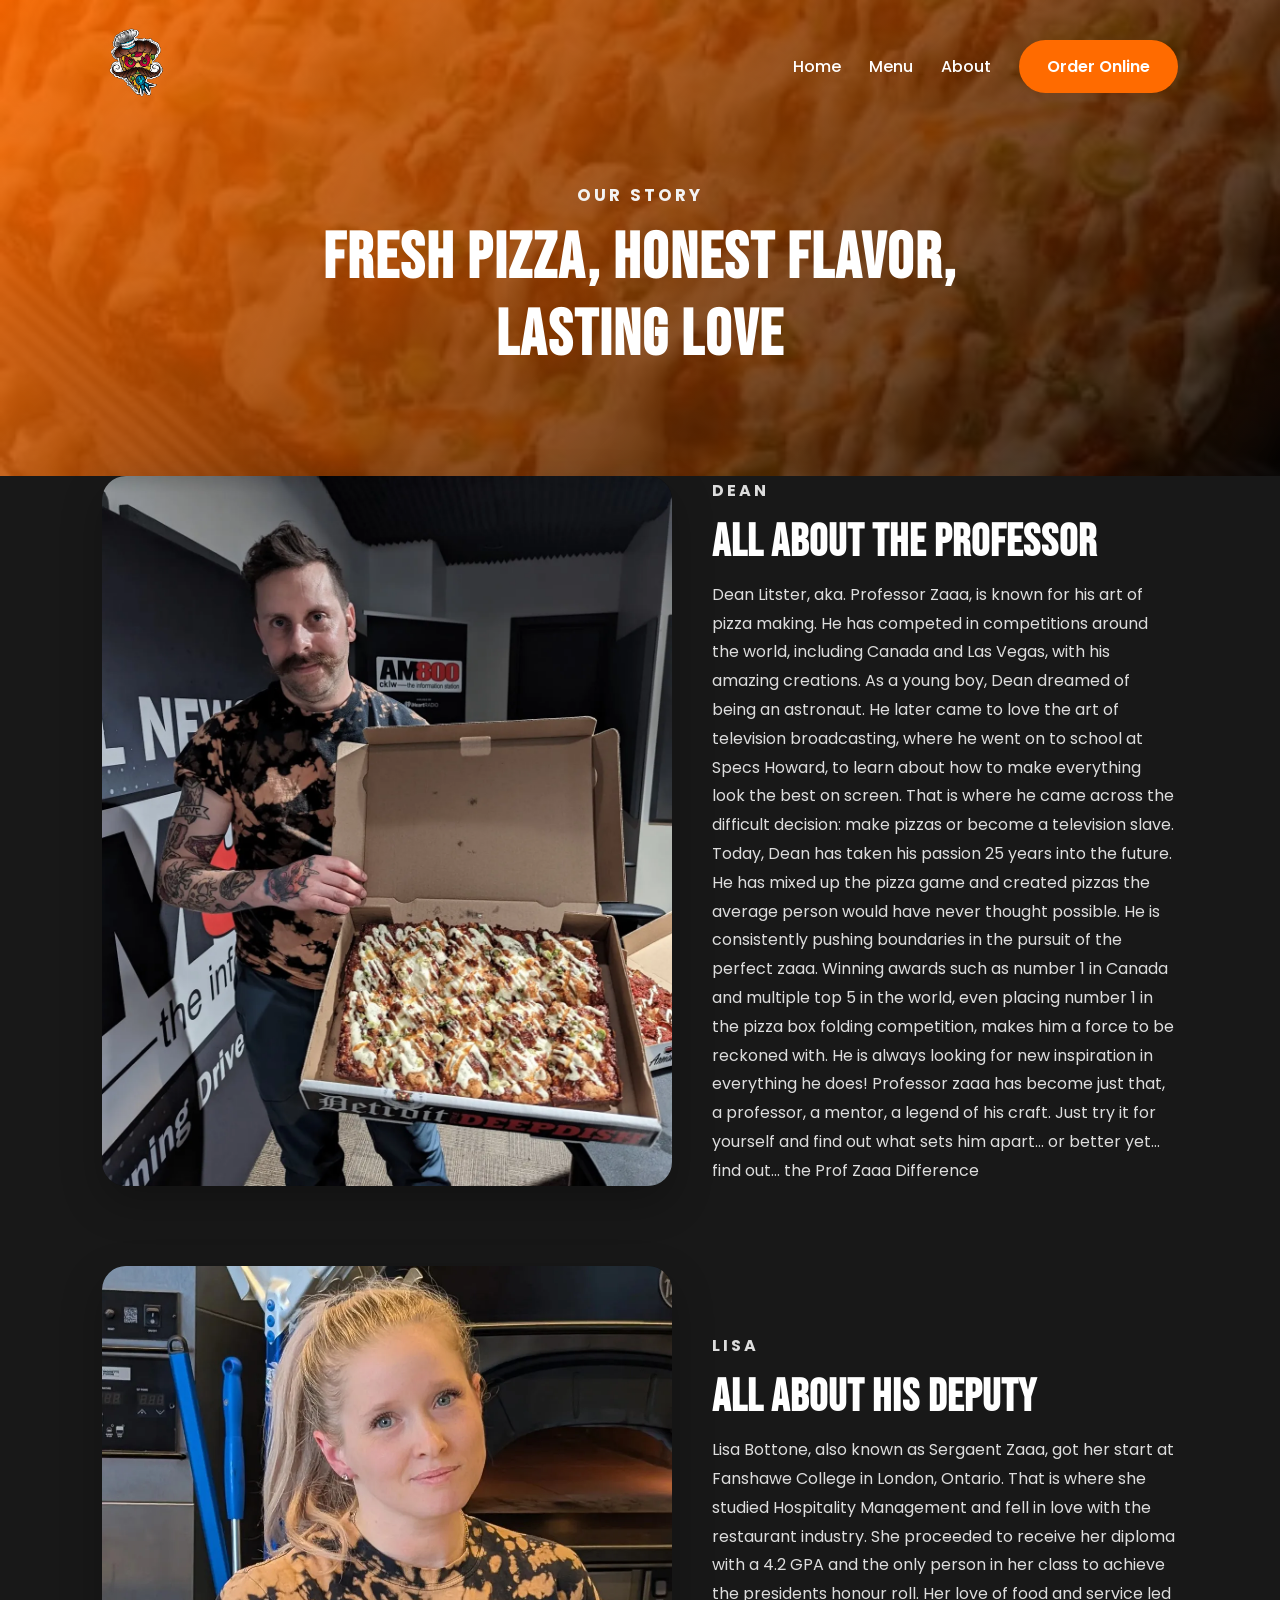
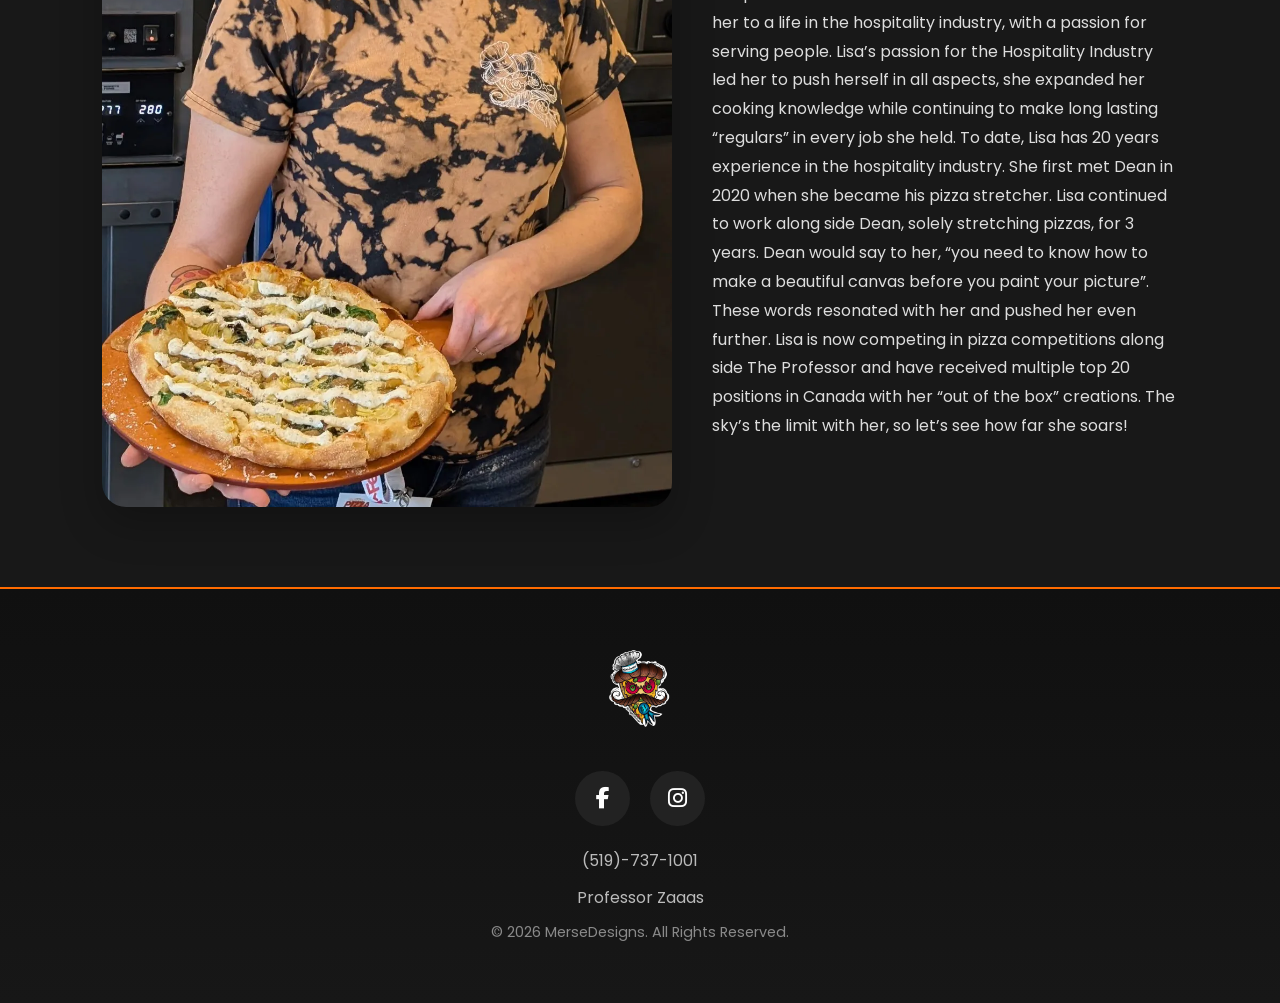
<file: about.html>
<!DOCTYPE html>
<html lang="en">
<head>
    <meta charset="UTF-8">
    <meta name="viewport" content="width=device-width, initial-scale=1.0">
    <title>Professor Zaaa | About Us</title>

    <link rel="preconnect" href="https://fonts.googleapis.com">
    <link rel="preconnect" href="https://fonts.gstatic.com" crossorigin>
    <link href="https://fonts.googleapis.com/css2?family=Bebas+Neue&family=Poppins:wght@300;400;500;600;700&display=swap" rel="stylesheet">

    <link rel="stylesheet" href="style.css">
    <link rel="stylesheet" href="https://cdnjs.cloudflare.com/ajax/libs/font-awesome/6.5.2/css/all.min.css" crossorigin="anonymous" referrerpolicy="no-referrer">
</head>
<body>

<header>
    <nav class="navbar">
        <a href="index.html" class="logo">
            <img src="img/cropped-cropped-professor-zaaa-colour-transparent-background.webp" alt="Professor Zaaa">
        </a>

<ul class="nav-links">
    <li><a href="index.html" >Home</a></li>
    <li><a href="menu.html">Menu</a></li>
    <li><a href="about.html">About</a></li>
    <li><a href="https://onlineordering.mealsy.ca/en/#/ProfessorZaaas/online/menus" class="order-link">Order Online</a></li>
</ul>

    </nav>
</header>

<section class="about-hero">
    <div class="about-hero-content">
        <p class="eyebrow">Our Story</p>
        <h1>Fresh Pizza, Honest Flavor, Lasting Love</h1>
        <p></p>
    </div>
</section>

<section class="about-story">
    <div class="about-story-image">
        <img src="img/dean-with-pizza.webp" alt="Dean sharing his story">
    </div>
    <div class="about-story-content">
        <p class="eyebrow">Dean</p>
        <h2>All About the Professor</h2>
        <p>Dean Litster, aka. Professor Zaaa, is known for his art of pizza making. He has competed in competitions around the world, including Canada and Las Vegas, with his amazing creations.

As a young boy, Dean dreamed of being an astronaut. He later came to love the art of television broadcasting, where he went on to school at Specs Howard, to learn about how to make everything look the best on screen. That is where he came across the difficult decision: make pizzas or become a television slave.

Today, Dean has taken his passion 25 years into the future. He has mixed up the pizza game and created pizzas the average person would have never thought possible. He is consistently pushing boundaries in the pursuit of the perfect zaaa. Winning awards such as number 1 in Canada and multiple top 5 in the world, even placing number 1 in the pizza box folding competition, makes him a force to be reckoned with. He is always looking for new inspiration in everything he does!

Professor zaaa has become just that, a professor, a mentor, a legend of his craft. Just try it for yourself and find out what sets him apart… or better yet… find out… the Prof Zaaa Difference</p>
    </div>
</section>

<section class="about-story">
    <div class="about-story-image">
        <img src="img/lisa-at-competition1.webp" alt="Dean sharing his story">
    </div>
    <div class="about-story-content">
        <p class="eyebrow">Lisa</p>
        <h2>All About His Deputy</h2>
        <p>Lisa Bottone, also known as Sergaent Zaaa, got her start at Fanshawe College in London, Ontario. That is where she studied Hospitality Management and fell in love with the restaurant industry. She proceeded to receive her diploma with a 4.2 GPA and the only person in her class to achieve the presidents honour roll. Her love of food and service led her to a life in the hospitality industry, with a passion for serving people. 

Lisa’s passion for the Hospitality Industry led her to push herself in all aspects, she expanded her cooking knowledge while continuing to make long lasting “regulars” in every job she held. To date, Lisa has 20 years experience in the hospitality industry. 

She first met Dean in 2020 when she became his pizza stretcher. Lisa continued to work along side Dean, solely stretching pizzas, for 3 years. Dean would say to her, “you need to know how to make a beautiful canvas before you paint your picture”. These words resonated with her and pushed her even further. 

Lisa is now competing in pizza competitions along side The Professor and have received multiple top 20 positions in Canada with her “out of the box” creations. The sky’s the limit with her, so let’s see how far she soars!</p>
    </div>
</section>

<footer class="site-footer">
    <div class="footer-content">
        <img src="img/cropped-cropped-professor-zaaa-colour-transparent-background.webp" alt="Professor Zaaa">
        <div class="socials">
            <a href="#"><i class="fab fa-facebook-f"></i></a>
            <a href="#"><i class="fab fa-instagram"></i></a>
        </div>
        <p>(519)-737-1001</p>
        <p>Professor Zaaas</p>
        <p class="copyright">© 2026 MerseDesigns. All Rights Reserved.</p>
    </div>
</footer>

</body>
</html>
</file>
<file: style.css>
*{
margin:0;
padding:0;
box-sizing:border-box;
}

body{

font-family:Poppins,sans-serif;
background:#111;
color:white;

}

.navbar{

position:absolute;
top:0;
left:0;

width:100%;

padding:28px 8%;

display:flex;
justify-content:space-between;
align-items:center;

gap:24px;

z-index:100;

}

.logo img{

height:70px;

}

.nav-links{

display:flex;
list-style:none;
gap:28px;
align-items:center;

}

.nav-links a{

color:white;
text-decoration:none;
font-weight:500;
transition:.3s;
padding:8px 0;

}

.nav-links a:hover{

color:#ff6b00;

}

.order-btn,
.nav-links .order-link{

background:#ff6b00;
padding:15px 28px;

border-radius:40px;

color:white;
text-decoration:none;
font-weight:600;

transition:.3s;

}

.order-btn:hover,
.nav-links .order-link:hover{

transform:translateY(-3px);

}

.hero{

height:100vh;
position:relative;
overflow:hidden;

}

.hero video{

position:absolute;
inset:0;
width:100%;
height:100%;
object-fit:cover;
z-index:0;

display:block;

}

.overlay{

position:absolute;
inset:0;
width:100%;
height:100%;
background:rgba(0,0,0,.55);
z-index:1;

}

.hero-content{

position:relative;

z-index:2;

height:100%;

display:flex;
flex-direction:column;

justify-content:center;

padding-left:8%;

max-width:700px;

}

.hero h1{

font-family:'Bebas Neue',sans-serif;

font-size:6rem;

line-height:0.95;

letter-spacing:2px;

margin-bottom:20px;

}

.hero p{

font-size:1.2rem;

margin-bottom:40px;

color:#ddd;

line-height:1.8;

}

.buttons{

display:flex;
gap:20px;

}

.btn{

padding:18px 35px;

border-radius:40px;

text-decoration:none;

font-weight:600;

transition:.3s;

}

.orange{

background:#ff6b00;
color:white;

}

.dark{

background:white;
color:#111;

}

.btn:hover{

transform:translateY(-5px);

}

/* Featured Section */

.featured{

padding:140px 8% 100px;
background:#181818;

}

.section-title{

text-align:center;
margin-bottom:60px;

}

.section-title h2{

font-family:'Bebas Neue',sans-serif;
font-size:4rem;
letter-spacing:2px;
margin-bottom:10px;

}

.section-title p{

color:#cfcfcf;
font-size:1.1rem;

}

.pizza-grid{

display:grid;
grid-template-columns:repeat(3,1fr);
gap:35px;

}

.pizza-card{

background:#222;
border-radius:20px;
overflow:hidden;
text-align:center;
transition:transform .25s ease, box-shadow .25s ease;
transform:translateZ(0);
will-change:transform, box-shadow;
backface-visibility:hidden;

}

.pizza-card:hover{

transform:translateY(-8px) translateZ(0);
box-shadow:0 18px 40px rgba(0,0,0,.25);

}

.pizza-card img{

width:100%;
height:250px;
object-fit:cover;
transition:transform .25s ease, filter .25s ease;
transform:translateZ(0);
backface-visibility:hidden;

}

.pizza-card:hover img{

transform:scale(1.03) translateZ(0);
filter:brightness(1.04);

}

.pizza-card h3{

margin-top:25px;
font-size:1.6rem;

}

.pizza-card p{

padding:15px 25px;
color:#ccc;
line-height:1.7;

}

.pizza-card span{

display:block;
font-size:2rem;
font-weight:700;
color:#ff6b00;
margin-bottom:25px;

}

.order-card-btn{

display:inline-block;
margin-bottom:30px;
padding:15px 35px;
background:#ff6b00;
color:white;
text-decoration:none;
border-radius:50px;
transition:.3s;

}

.order-card-btn:hover{

background:#ff8433;

}

.menu-button{

text-align:center;
margin-top:60px;

}

.view-menu-btn{

display:inline-block;
padding:18px 45px;
background:white;
color:#111;
text-decoration:none;
border-radius:50px;
font-weight:600;
transition:.3s;

}

.view-menu-btn:hover{

background:#ff6b00;
color:white;

}

/* Gallery */

.gallery{

padding:140px 8% 100px;
background:#111;

}

.gallery-grid{

display:grid;

grid-template-columns:repeat(3,1fr);

grid-auto-rows:250px;

gap:20px;

margin-top:60px;

}

.gallery-item{

overflow:hidden;

border-radius:18px;

}

.gallery-item img{

width:100%;
height:100%;

object-fit:cover;

transition:.5s;

cursor:pointer;

}

.gallery-item:hover img{

transform:scale(1.1);

}

.tall{

grid-row:span 2;

}

.location{

padding:140px 8% 100px;
background:#181818;
display:grid;
grid-template-columns:1.1fr 1fr;
gap:50px;
align-items:center;

}

.location-info{

max-width:600px;

}

.location-info h2{

font-family:'Bebas Neue',sans-serif;
font-size:3.2rem;
letter-spacing:1px;
margin-bottom:12px;

}

.location-info > p{

color:#cfcfcf;
font-size:1.05rem;
line-height:1.8;
margin-bottom:30px;

}

.info-box{

background:#222;
border-radius:18px;
padding:25px 30px;
margin-bottom:20px;
box-shadow:0 10px 25px rgba(0,0,0,.15);

}

.info-box h3{

font-size:1.2rem;
margin-bottom:10px;
color:#ff6b00;

}

.info-box p{

color:#ddd;
line-height:1.8;
margin:0;

}

.map iframe{

width:100%;
min-height:420px;
border:0;
border-radius:20px;
background:#111;

}

.menu-hero{

min-height:45vh;
display:flex;
align-items:center;
justify-content:center;
text-align:center;
padding:180px 8% 90px;
background:linear-gradient(135deg, rgba(255,107,0,.9), rgba(0,0,0,.8)), url('img/pepperoni-paradise.jpg') center/cover no-repeat;

}

.menu-hero-content{

max-width:760px;

}

.eyebrow{

display:inline-block;
margin-bottom:10px;
letter-spacing:3px;
text-transform:uppercase;
font-weight:700;
color:#ffd0a8;

}

.menu-hero h1{

font-family:'Bebas Neue',sans-serif;
font-size:4rem;
letter-spacing:2px;
margin-bottom:12px;

}

.menu-hero p{

color:#f4f4f4;
line-height:1.8;
font-size:1.05rem;

}

.menu-page{

padding:120px 8% 80px;
background:#181818;

}

.about-hero{

min-height:45vh;
display:flex;
align-items:center;
justify-content:center;
text-align:center;
padding:180px 8% 90px;
background:linear-gradient(135deg, rgba(255,107,0,.9), rgba(0,0,0,.8)), url('img/Chicken Bacon ranch.jpg') center/cover no-repeat;

}

.about-hero-content{

max-width:760px;

}

.about-hero h1{

font-family:'Bebas Neue',sans-serif;
font-size:4rem;
letter-spacing:2px;
margin-bottom:12px;

}

.about-hero p{

color:#f4f4f4;
line-height:1.8;
font-size:1.05rem;

}

.about-story{

padding:0 8% 80px;
background:#181818;
display:grid;
grid-template-columns:1.1fr 0.9fr;
gap:40px;
align-items:center;

}

.about-story-image{

overflow:hidden;
border-radius:24px;
box-shadow:0 16px 40px rgba(0,0,0,.25);
background:#111;

}

.about-story-image img{

display:block;
width:100%;
height:auto;
max-height:none;
object-fit:contain;
background:#111;

}

.about-story-content h2{

font-family:'Bebas Neue',sans-serif;
font-size:2.8rem;
letter-spacing:1px;
margin-bottom:12px;

}

.about-story-content p{

color:#ddd;
line-height:1.8;

}

.about-section{

padding:120px 8% 80px;
background:#181818;
display:grid;
grid-template-columns:repeat(3, 1fr);
gap:24px;

}

.about-card{

background:#222;
border-radius:20px;
padding:30px;
box-shadow:0 12px 30px rgba(0,0,0,.16);

}

.about-card h2{

font-family:'Bebas Neue',sans-serif;
font-size:2rem;
letter-spacing:1px;
margin-bottom:12px;
color:#ff6b00;

}

.about-card p{

color:#ddd;
line-height:1.8;

}

.menu-accordion{

display:flex;
flex-direction:column;
gap:16px;
max-width:900px;
margin:0 auto;

}

.menu-panel{

background:#222;
border-radius:18px;
overflow:hidden;
box-shadow:0 12px 30px rgba(0,0,0,.16);

}

.menu-panel summary{

list-style:none;
cursor:pointer;
padding:22px 28px;
font-size:1.2rem;
font-weight:700;
color:white;
position:relative;

}

.menu-panel summary::-webkit-details-marker{

display:none;

}

.menu-panel summary::after{

content:'+';
position:absolute;
right:24px;
top:50%;
transform:translateY(-50%);
color:#ff6b00;
font-size:1.4rem;

}

.menu-panel[open] summary::after{

content:'–';

}

.menu-items{

padding:0 28px 24px;

display:grid;
gap:16px;

}

.menu-item{

background:#2f2f2f;
border-radius:14px;
padding:18px 20px;

}

.menu-item-header{

display:flex;
justify-content:space-between;
align-items:center;
gap:16px;
margin-bottom:8px;

}

.menu-item h3{

font-size:1.05rem;
margin:0;

}

.price{

color:#ff6b00;
font-weight:700;
white-space:nowrap;

}

.menu-item p{

color:#ccc;
line-height:1.7;
margin:0;

}

.pizza-style-intro{

text-align:center;
padding:0 28px 20px;
color:#ddd;

}

.pizza-style-title{

font-weight:700;
color:#ff6b00;
margin:10px 0 4px;
letter-spacing:1px;
text-transform:uppercase;

}

.menu-image-wrap{

text-align:center;
padding:0 28px 24px;

}

.menu-image-wrap img{

display:block;
margin:0 auto;
max-width:100%;
height:auto;
border-radius:16px;
object-fit:contain;
background:#111;

}

.menu-clickable-image{

cursor:pointer;
transition:transform .25s ease, box-shadow .25s ease;

}

.menu-clickable-image:hover{

transform:scale(1.02);
box-shadow:0 12px 30px rgba(0,0,0,.2);

}

.image-modal{

position:fixed;
inset:0;
background:rgba(0,0,0,.9);
display:none;
align-items:center;
justify-content:center;
padding:24px;
z-index:200;

}

.image-modal.open{

display:flex;

}

.image-modal img{

max-width:100%;
max-height:100%;
object-fit:contain;
border-radius:16px;
box-shadow:0 20px 60px rgba(0,0,0,.35);

}

.image-modal-close{

position:absolute;
top:20px;
right:20px;
background:#fff;
color:#111;
border:none;
border-radius:50%;
width:44px;
height:44px;
font-size:1.6rem;
cursor:pointer;

}

.nav-links a.active{

color:#ff6b00;

}

.site-footer{

background:linear-gradient(180deg, #101010 0%, #171717 100%);

padding:60px 8%;

text-align:center;

border-top:2px solid #ff6b00;

}

@media (max-width: 900px){

.navbar{

padding:22px 6%;
flex-wrap:wrap;
gap:18px;

}

.nav-links{

gap:20px;
flex-wrap:wrap;
justify-content:center;
width:100%;

}

.hero{

min-height:100vh;
height:auto;

}

.hero-content{

padding:140px 6% 80px;
max-width:none;

}

.buttons{

flex-wrap:wrap;

}

.pizza-grid{

grid-template-columns:1fr 1fr;

}

.gallery-grid{

grid-template-columns:1fr 1fr;

}

.tall{

grid-row:span 1;

}

.location{

grid-template-columns:1fr;
gap:30px;

}

.map iframe{

min-height:300px;

}

}

@media (max-width: 900px){

.about-story{

grid-template-columns:1fr;
gap:24px;

}

.about-section{

grid-template-columns:1fr;

}

}

@media (max-width: 600px){

.menu-hero{

padding:160px 5% 70px;

}

.menu-hero h1,
.about-hero h1{

font-size:3rem;

}

.menu-page{

padding:120px 5% 70px;

}

.menu-panel summary{

padding:18px 20px;

}

.about-hero{

padding:160px 5% 70px;

}

.about-story{

padding:0 5% 70px;

}

.about-section{

padding:120px 5% 70px;

}

.about-card{

padding:24px;

}

.menu-items{

padding:0 20px 20px;

}

.navbar{

padding:18px 5%;

}

.logo img{

height:55px;

}

.nav-links{

gap:12px 16px;
font-size:.95rem;

}

.order-btn{

padding:12px 20px;

}

.hero h1{

font-size:3.2rem;

}

.hero p{

font-size:1rem;
margin-bottom:28px;

}

.btn{

width:100%;
text-align:center;

}

.featured,
.gallery,
.location,
.site-footer{

padding:110px 5% 80px;

}

.section-title h2{

font-size:2.6rem;

}

.pizza-grid,
.gallery-grid{

grid-template-columns:1fr;

}

.pizza-card img{

height:220px;

}

.location-info h2{

font-size:2.4rem;

}

.info-box{

padding:20px;

}

.socials{

flex-wrap:wrap;
gap:12px;

}

}

.footer-content{

max-width:900px;

margin:0 auto;

display:flex;

flex-direction:column;

align-items:center;

gap:12px;

}

.footer-content img{

height:80px;

margin-bottom:10px;

}

.socials{

display:flex;

justify-content:center;

gap:20px;

margin:20px 0 10px;

}

.socials a{

width:55px;

height:55px;

background:#222;

border-radius:50%;

display:flex;

justify-content:center;

align-items:center;

font-size:22px;

color:white;

transition:.3s;

text-decoration:none;

}

.socials a:hover{

background:#ff6b00;

transform:translateY(-5px);

}

.footer-content a{

color:white;

text-decoration:none;

}

.footer-content p{

color:#bbb;

margin:0;

}

.copyright{

margin-top:15px;

font-size:.9rem;

opacity:.7;

}
</file>
